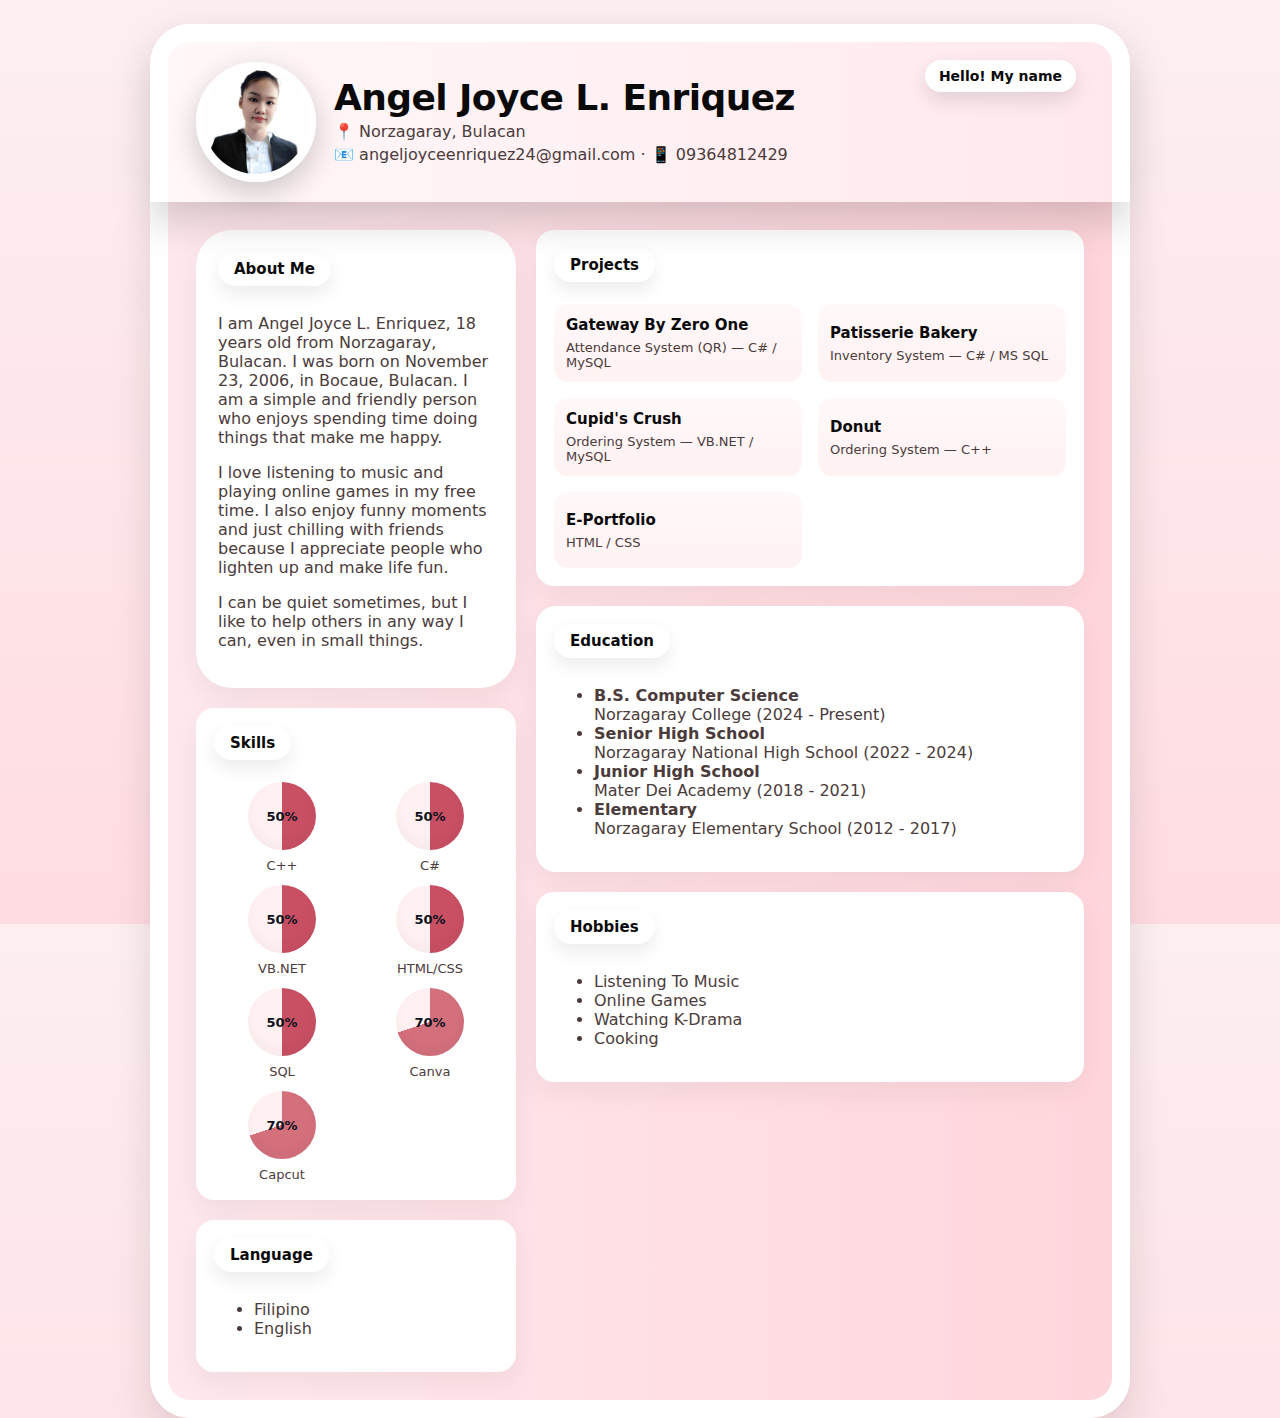
<file: index.html>
<!DOCTYPE html>
<html lang="en">
<head>
  <meta charset="UTF-8" />
  <meta name="viewport" content="width=device-width, initial-scale=1.0"/>
  <title>E-Portfolio — Angel Joyce</title>
  <link rel="stylesheet" href="style.css" />
</head>
<body>
  <header class="site-header">
    <div class="profile">
      <img src="Image/aje.jpg" alt="Angel Joyce" class="avatar"/>
      <div class="meta">
        <h1>Angel Joyce L. Enriquez</h1>
        <p class="location">📍 Norzagaray, Bulacan</p>
        <p class="contact">📧 angeljoyceenriquez24@gmail.com · 📱 09364812429</p>
      </div>
    </div>
  </header>

  <main class="container">
    <aside class="left-col">
      <section class="card about-card">
        <h2>About Me</h2>
        <p>I am Angel Joyce L. Enriquez, 18 years old from Norzagaray, Bulacan. I was born on November 23, 2006, in Bocaue, Bulacan. I am a simple and friendly person who enjoys spending time doing things that make me happy.</p>
        <p>I love listening to music and playing online games in my free time. I also enjoy funny moments and just chilling with friends because I appreciate people who lighten up and make life fun.</p>
        <p>I can be quiet sometimes, but I like to help others in any way I can, even in small things.</p>
      </section>

      <section class="card skills-card">
        <h2>Skills</h2>
        <div class="skills-grid">
          <div class="skill">
            <div class="radial r50">50%</div>
            <div class="skill-name">C++</div>
          </div>
          <div class="skill">
            <div class="radial r50">50%</div>
            <div class="skill-name">C#</div>
          </div>
          <div class="skill">
            <div class="radial r50">50%</div>
            <div class="skill-name">VB.NET</div>
          </div>
          <div class="skill">
            <div class="radial r50">50%</div>
            <div class="skill-name">HTML/CSS</div>
          </div>
          <div class="skill">
            <div class="radial r50">50%</div>
            <div class="skill-name">SQL</div>
          </div>
          <div class="skill">
            <div class="radial r70">70%</div>
            <div class="skill-name">Canva</div>
          </div>
          <div class="skill">
            <div class="radial r70">70%</div>
            <div class="skill-name">Capcut</div>
          </div>
        </div>
      </section>

    </aside>

    <section class="right-col">
      <div class="card projects-card">
        <h2>Projects</h2>
        <div class="projects">
          <article class="project">
            <h3>Gateway By Zero One</h3>
            <p>Attendance System (QR) — C# / MySQL</p>
          </article>
          <article class="project">
            <h3>Patisserie Bakery</h3>
            <p>Inventory System — C# / MS SQL</p>
          </article>
          <article class="project">
            <h3>Cupid's Crush</h3>
            <p>Ordering System — VB.NET / MySQL</p>
          </article>
          <article class="project">
            <h3>Donut</h3>
            <p>Ordering System — C++</p>
          </article>
          <article class="project">
            <h3>E-Portfolio</h3>
            <p>HTML / CSS</p>
          </article>
        </div>
      </div>

      <div class="card education-card">
        <h2>Education</h2>
        <ul class="timeline">
          <li><strong>B.S. Computer Science</strong><br/>Norzagaray College (2024 - Present)</li>
          <li><strong>Senior High School</strong><br/>Norzagaray National High School (2022 - 2024)</li>
          <li><strong>Junior High School</strong><br/>Mater Dei Academy (2018 - 2021)</li>
          <li><strong>Elementary</strong><br/>Norzagaray Elementary School (2012 - 2017)</li>
        </ul>
      </div>

      <section class="card hobbies-card">
        <h2>Hobbies</h2>
        <ul>
          <li>Listening To Music</li>
          <li>Online Games</li>
          <li>Watching K-Drama</li>
          <li>Cooking</li>
        </ul>
      </section>
    </section>

    <section class="card Language-card">
        <h2>Language</h2>
        <ul>
          <li>Filipino</li>
          <li>English</li>
        </ul>
      </section>
    </section>

  </main>
</body>
</html>
</file>
<file: style.css>
:root{
  --frame-color: #ffffff;      
  --frame-text-color: #0b0a0b; 
  --bg-top: #fdeff1;
  --bg-bottom: #ffdce2;
  --panel-white: #ffffff;
  --soft-pink: #f7c9cf;
  --rose-deep: #d46f7c;
  --blush: #c94f63;
  --muted: #4b3b3b;
  --card-radius: 28px;
  --frame-radius: 40px;
  --frame-thick: 18px;
  --max-w: 980px;
  --gap: 20px;
  --sans: Inter, system-ui, -apple-system, "Segoe UI", Roboto, Arial;
}

*{box-sizing:border-box}
html,body{height:100%;margin:0;background:linear-gradient(180deg,var(--bg-top),var(--bg-bottom));font-family:var(--sans);-webkit-font-smoothing:antialiased;color:var(--muted)}

.site-header{
  max-width:var(--max-w);
  margin:24px auto 0;
  padding:20px 28px;
  background:linear-gradient(90deg,#fff7f8,#ffe9ee);
  border-top:var(--frame-thick) solid var(--frame-color);
  border-left:var(--frame-thick) solid var(--frame-color);
  border-right:var(--frame-thick) solid var(--frame-color);
  border-top-left-radius:var(--frame-radius);
  border-top-right-radius:var(--frame-radius);
  box-shadow:0 18px 40px rgba(11,10,11,0.18);
  position:relative;
}

.container{
  max-width:var(--max-w);
  margin:0 auto 28px;
  padding:28px;
  display:grid;
  grid-template-columns:320px 1fr;
  gap:var(--gap);
  background:linear-gradient(90deg,#ffe9ee,#ffd6dc);
  border-left:var(--frame-thick) solid var(--frame-color);
  border-right:var(--frame-thick) solid var(--frame-color);
  border-bottom:var(--frame-thick) solid var(--frame-color);
  border-bottom-left-radius:var(--frame-radius);
  border-bottom-right-radius:var(--frame-radius);
  box-shadow:0 18px 40px rgba(11,10,11,0.12);
  align-items:start;
}

.profile{display:flex;align-items:center;gap:18px}
.avatar{width:120px;height:120px;border-radius:50%;object-fit:cover;border:8px solid var(--panel-white);box-shadow:0 10px 30px rgba(0,0,0,0.2)}
.meta h1{margin:0;font-size:36px;color:var(--frame-text-color);letter-spacing:-0.6px}
.meta p{margin:4px 0;color:var(--muted)}

.site-header .profile::after{
  content:"Hello! My name";
  position:absolute;
  right:36px;
  top:18px;
  background:var(--panel-white);
  color:var(--frame-text-color);
  padding:8px 14px;
  border-radius:22px;
  box-shadow:0 8px 20px rgba(11,10,11,0.12);
  font-weight:700;
  font-size:14px;
}

.card{
  background:var(--panel-white);
  border-radius:18px;
  padding:18px;
  box-shadow:0 10px 30px rgba(11,10,11,0.06);
}

.about-card{
  border-radius:36px;
  padding:22px;
}

.left-col{display:flex;flex-direction:column;gap:var(--gap)}

.card h2{
  margin:0 0 12px 0;
  display:inline-block;
  background:var(--panel-white);
  color:var(--frame-text-color);
  padding:8px 16px;
  border-radius:999px;
  box-shadow:0 8px 18px rgba(11,10,11,0.08);
  font-size:15px;
  font-weight:700;
}

.skills-grid{display:flex;flex-wrap:wrap;gap:12px;margin-top:10px}
.skill{width:calc(50% - 6px);display:flex;flex-direction:column;align-items:center;text-align:center}
.radial{width:68px;height:68px;border-radius:50%;display:flex;align-items:center;justify-content:center;color:#0b1220;font-weight:700;background:conic-gradient(#e6eefc 0deg, #e6eefc 360deg);box-shadow:inset 0 -6px 12px rgba(0,0,0,0.03);font-size:13px}
.r50{background: conic-gradient(var(--blush) 0deg, var(--blush) calc(360deg * 0.50), #fff0f2 calc(360deg * 0.50));}
.r70{background: conic-gradient(var(--rose-deep) 0deg, var(--rose-deep) calc(360deg * 0.70), #fff0f2 calc(360deg * 0.70));}
.skill-name{margin-top:8px;font-size:13px;color:var(--muted)}

.right-col{display:flex;flex-direction:column;gap:var(--gap)}

.projects{display:grid;grid-template-columns:repeat(2,1fr);gap:16px;margin-top:10px}
.project{padding:12px;border-radius:14px;background:linear-gradient(180deg,#fff8f9,#fff2f3);min-height:76px;display:flex;flex-direction:column;justify-content:center}
.project h3{margin:0 0 6px 0;font-size:15px;color:var(--frame-text-color)}
.project p{margin:0;color:var(--muted);font-size:13px}

.education-card{border-radius:20px}

.site-footer{text-align:center;padding:18px 0;color:var(--muted);font-size:13px}


@media (max-width:980px){
  .site-header,.container{max-width:calc(100% - 48px)}
  .container{grid-template-columns:1fr; padding:20px}
  .avatar{width:96px;height:96px}
  .meta h1{font-size:28px}
  .projects{grid-template-columns:1fr}
  .skill{width:50%}
  .site-header .profile::after{right:20px;top:8px}
}
</file>
